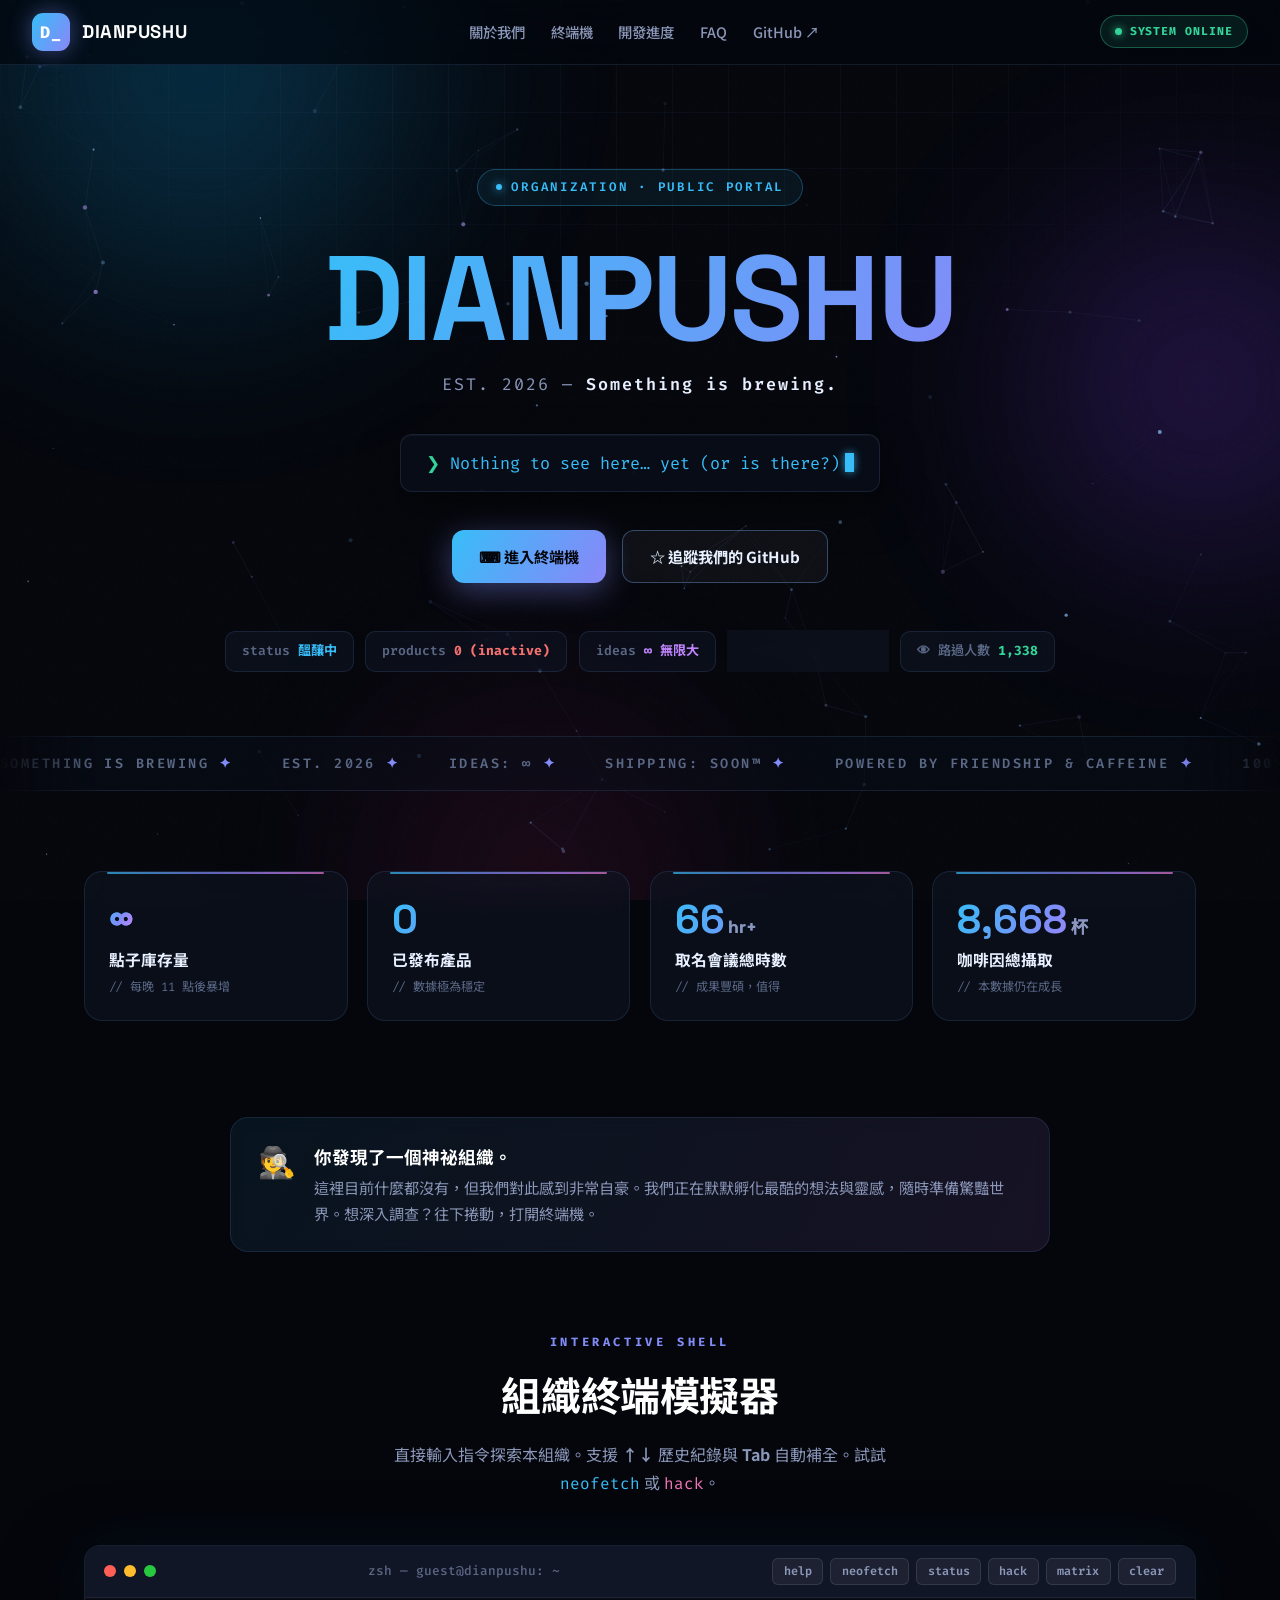
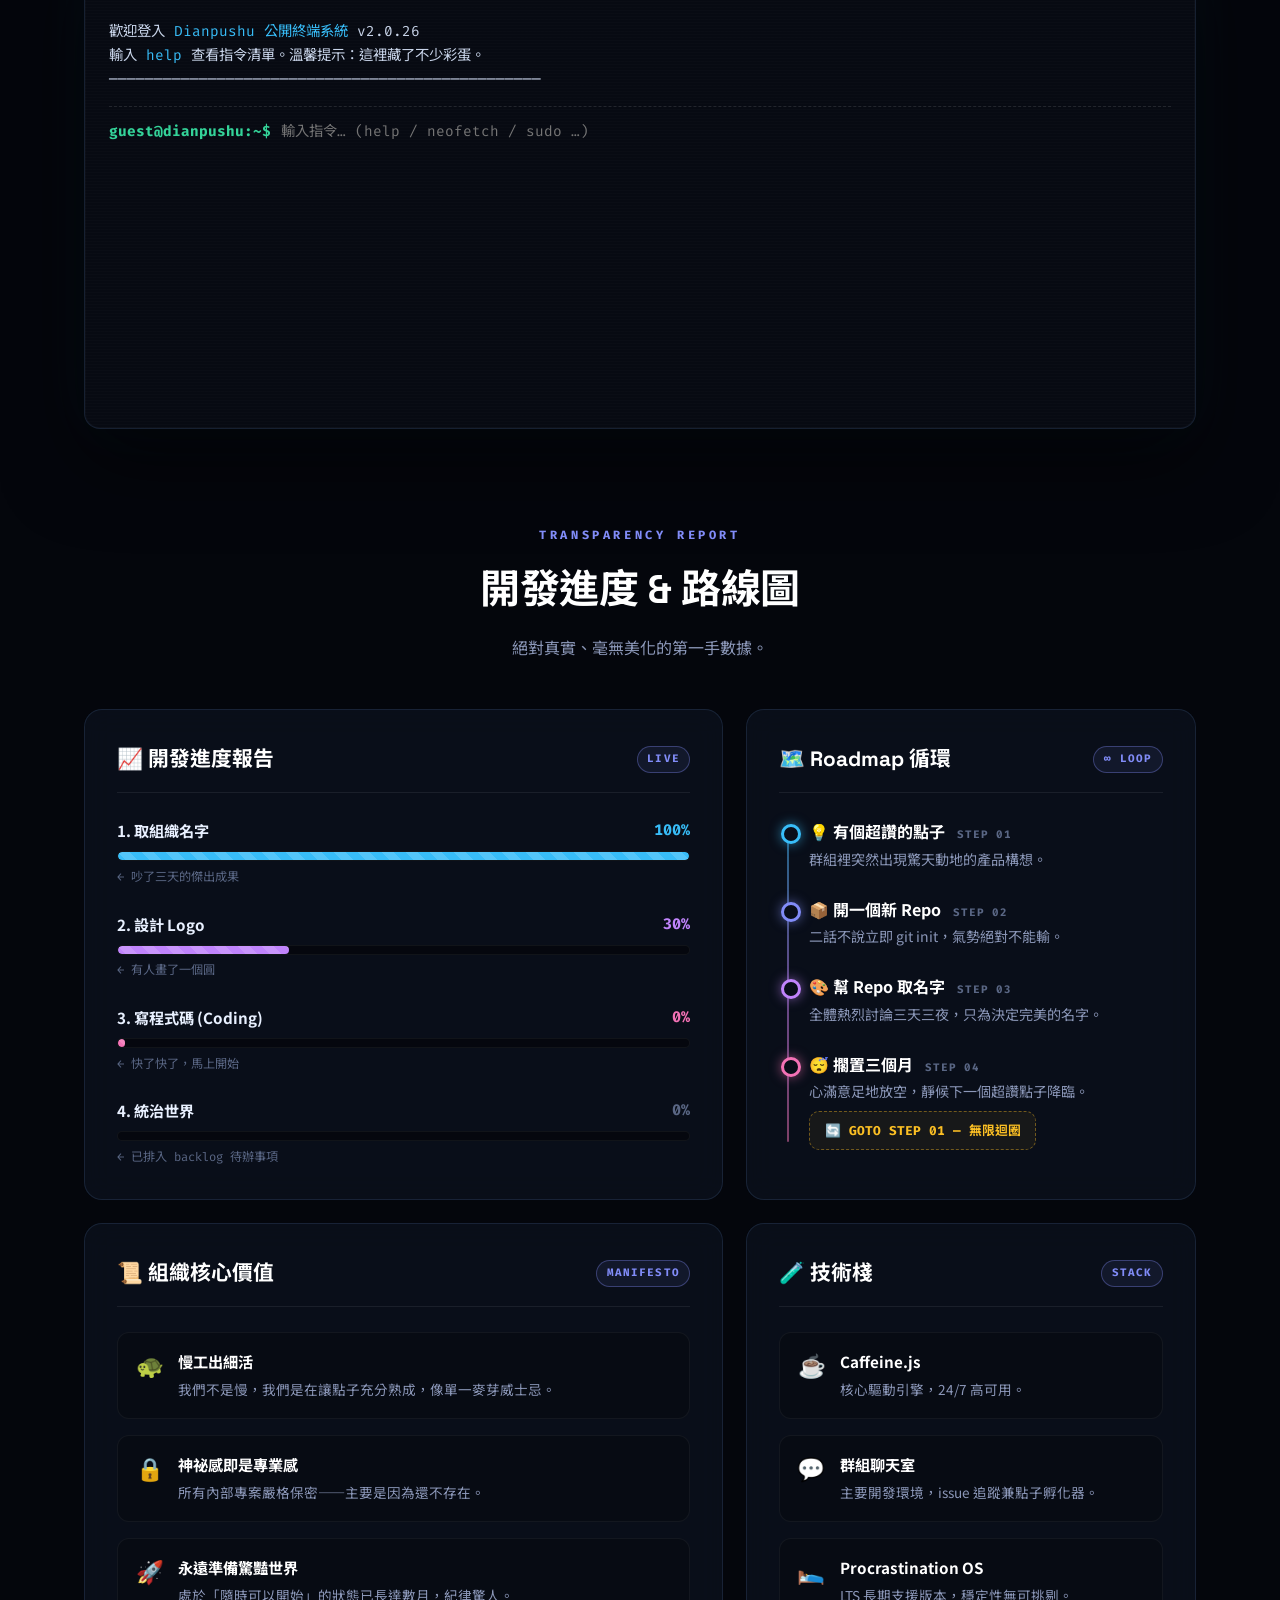
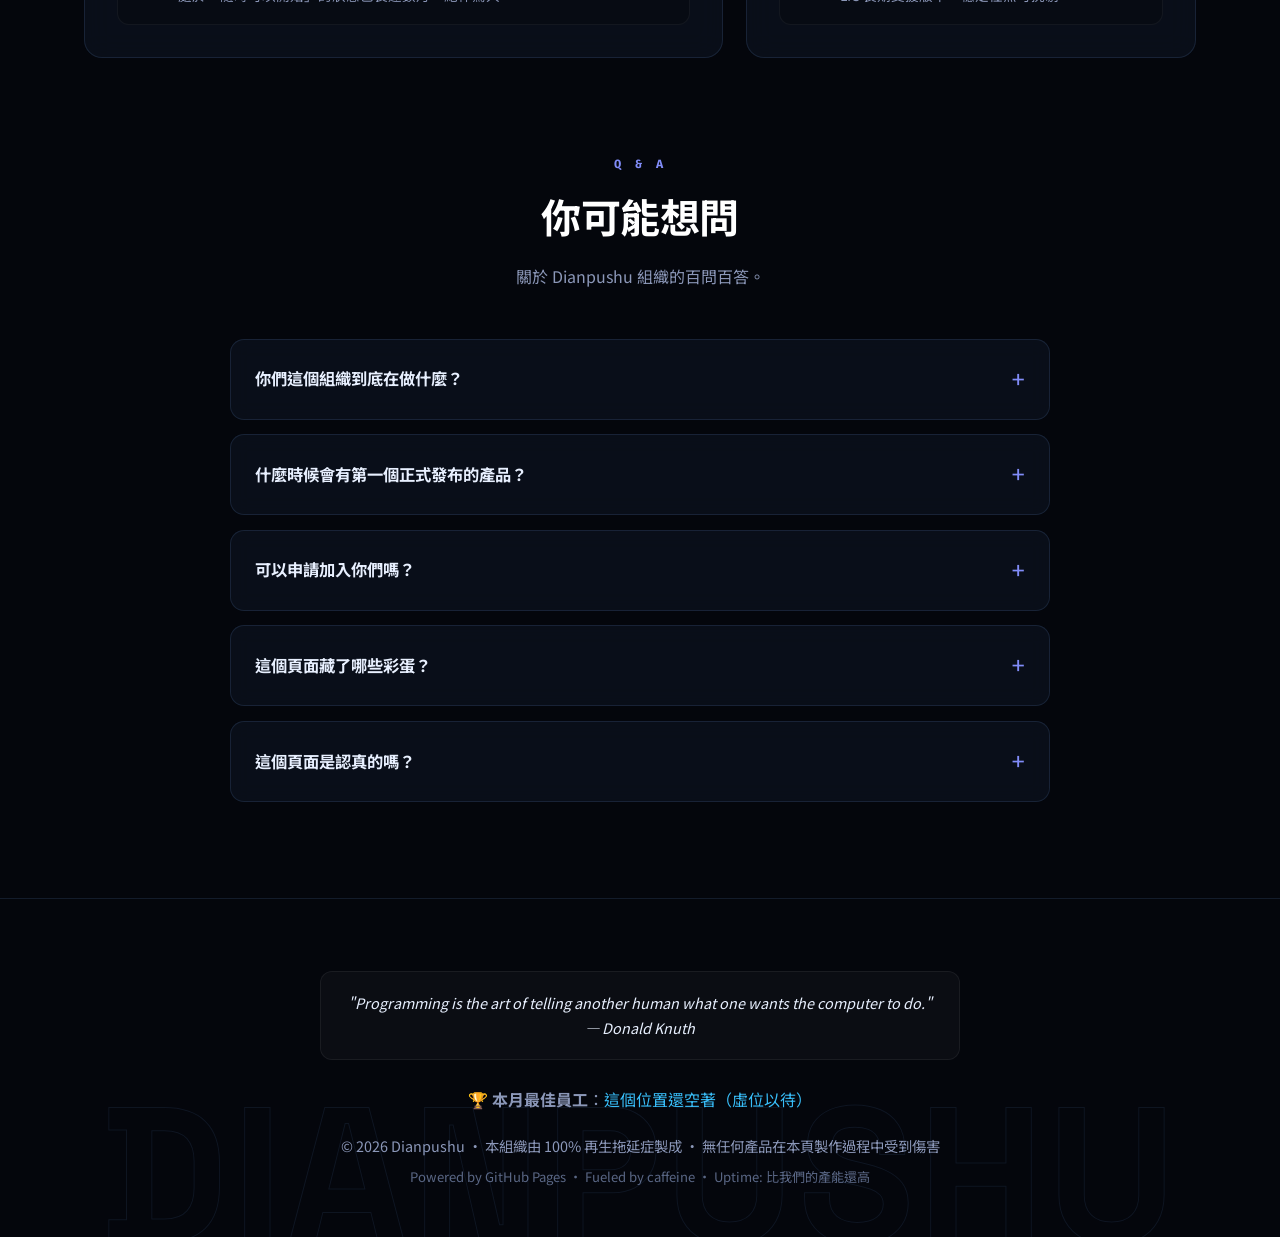
<file: index.html>
<!DOCTYPE html>
<html lang="zh-Hant">
<head>
  <meta charset="UTF-8">
  <meta name="viewport" content="width=device-width, initial-scale=1.0">
  <meta name="description" content="Dianpushu 組織公開首頁 — Something is brewing.">
  <meta name="theme-color" content="#05070d">
  <title>DIANPUSHU — Something is Brewing</title>
  <link rel="canonical" href="https://dianpushu.github.io/">

  <!-- Favicon -->
  <link rel="icon" type="image/svg+xml" href="/assets/favicon.svg">
  <link rel="icon" type="image/png" sizes="96x96" href="/assets/favicon-96.png">
  <link rel="apple-touch-icon" href="/assets/apple-touch-icon.png">

  <!-- Open Graph（Discord / Facebook / LINE 分享預覽） -->
  <meta property="og:type" content="website">
  <meta property="og:site_name" content="DIANPUSHU">
  <meta property="og:title" content="DIANPUSHU — Something is Brewing">
  <meta property="og:description" content="一個神祕組織的公開首頁。目前什麼都沒有，但我們對此感到非常自豪。">
  <meta property="og:url" content="https://dianpushu.github.io/">
  <meta property="og:image" content="https://dianpushu.github.io/assets/og-image.png">
  <meta property="og:image:width" content="1200">
  <meta property="og:image:height" content="630">
  <meta property="og:image:alt" content="DIANPUSHU — Est. 2026 — Something is brewing.">
  <meta property="og:locale" content="zh_TW">

  <!-- Twitter Card -->
  <meta name="twitter:card" content="summary_large_image">
  <meta name="twitter:title" content="DIANPUSHU — Something is Brewing">
  <meta name="twitter:description" content="一個神祕組織的公開首頁。目前什麼都沒有，但我們對此感到非常自豪。">
  <meta name="twitter:image" content="https://dianpushu.github.io/assets/og-image.png">
  <link rel="preconnect" href="https://fonts.googleapis.com">
  <link rel="preconnect" href="https://fonts.gstatic.com" crossorigin>
  <link href="https://fonts.googleapis.com/css2?family=Fira+Code:wght@400;500;600;700&family=Space+Grotesk:wght@400;500;600;700&family=Noto+Sans+TC:wght@400;500;700;900&display=swap" rel="stylesheet">
  <link rel="stylesheet" href="/assets/css/style.css">
</head>
<body>

  <!-- BOOT PRELOADER -->
  <div id="boot" aria-hidden="true">
    <div class="boot-inner">
      <div id="boot-lines"></div>
      <div class="boot-bar"><i></i></div>
    </div>
  </div>

  <!-- BACKGROUND LAYERS -->
  <div class="aurora" aria-hidden="true"><span class="a1"></span><span class="a2"></span><span class="a3"></span></div>
  <canvas id="stars" aria-hidden="true"></canvas>
  <div class="grid-overlay" aria-hidden="true"></div>
  <div class="noise" aria-hidden="true"></div>
  <canvas id="matrix" aria-hidden="true"></canvas>

  <div id="scroll-progress" aria-hidden="true"></div>

  <!-- NAV -->
  <nav class="top-bar">
    <a href="#" class="brand">
      <div class="brand-icon">D_</div>
      <span>DIANPUSHU</span>
    </a>
    <div class="nav-links">
      <a href="#whoami">關於我們</a>
      <a href="#terminal">終端機</a>
      <a href="#progress">開發進度</a>
      <a href="#faq">FAQ</a>
      <a href="https://github.com/Dianpushu" target="_blank" rel="noopener">GitHub ↗</a>
    </div>
    <div class="status-pill">
      <span class="status-dot"></span>
      <span>SYSTEM ONLINE</span>
    </div>
  </nav>

  <main>

    <!-- HERO -->
    <div class="container">
      <section class="hero" id="whoami">
        <div><span class="hero-eyebrow">Organization · Public Portal</span></div>
        <h1 class="hero-title" data-text="DIANPUSHU">DIANPUSHU</h1>
        <p class="hero-sub">EST. 2026 — <b>Something is brewing.</b></p>

        <div class="typing-box">
          <span class="prompt-sign">❯</span><span id="typing-text"></span><span class="cursor"></span>
        </div>

        <div class="hero-cta">
          <a class="btn btn-primary" href="#terminal">⌨ 進入終端機</a>
          <a class="btn btn-ghost" href="https://github.com/Dianpushu" target="_blank" rel="noopener">☆ 追蹤我們的 GitHub</a>
        </div>

        <div class="badges-bar">
          <div class="badge"><span class="badge-label">status</span><span class="badge-value v-cyan">醞釀中</span></div>
          <div class="badge"><span class="badge-label">products</span><span class="badge-value v-red">0 (inactive)</span></div>
          <div class="badge"><span class="badge-label">ideas</span><span class="badge-value v-violet">∞ 無限大</span></div>
          <div class="badge"><span class="badge-label">vibes</span><span class="badge-value v-pink">immaculate</span></div>
          <div class="badge" id="visitor-badge" style="cursor: pointer;" title="點擊為本頁增加熱度！">
            <span class="badge-label">👁 路過人數</span>
            <span class="badge-value v-green" id="visitor-count">1,337</span>
          </div>
        </div>
      </section>
    </div>

    <!-- MARQUEE -->
    <div class="marquee" aria-hidden="true">
      <div class="marquee-track" id="marquee-track">
        <span>Something is brewing <em>✦</em></span>
        <span>Est. 2026 <em>✦</em></span>
        <span>Ideas: ∞ <em>✦</em></span>
        <span>Shipping: Soon™ <em>✦</em></span>
        <span>Powered by friendship &amp; caffeine <em>✦</em></span>
        <span>100% certified procrastination <em>✦</em></span>
        <span>404 products found <em>✦</em></span>
      </div>
    </div>

    <div class="container">

      <!-- STATS -->
      <section class="stats-grid">
        <div class="stat-tile reveal">
          <div class="stat-value"><span class="infinity">∞</span></div>
          <div class="stat-label">點子庫存量</div>
          <div class="stat-note">// 每晚 11 點後暴增</div>
        </div>
        <div class="stat-tile reveal" style="transition-delay: 0.08s;">
          <div class="stat-value"><span data-count="0">0</span></div>
          <div class="stat-label">已發布產品</div>
          <div class="stat-note">// 數據極為穩定</div>
        </div>
        <div class="stat-tile reveal" style="transition-delay: 0.16s;">
          <div class="stat-value"><span data-count="72">0</span><span class="unit">hr+</span></div>
          <div class="stat-label">取名會議總時數</div>
          <div class="stat-note">// 成果豐碩，值得</div>
        </div>
        <div class="stat-tile reveal" style="transition-delay: 0.24s;">
          <div class="stat-value"><span data-count="9427">0</span><span class="unit">杯</span></div>
          <div class="stat-label">咖啡因總攝取</div>
          <div class="stat-note">// 本數據仍在成長</div>
        </div>
      </section>

      <!-- NOTICE -->
      <div class="notice-card reveal">
        <div class="notice-icon">🕵️</div>
        <div>
          <b>你發現了一個神祕組織。</b>
          <p>這裡目前什麼都沒有，但我們對此感到非常自豪。我們正在默默孵化最酷的想法與靈感，隨時準備驚豔世界。想深入調查？往下捲動，打開終端機。</p>
        </div>
      </div>

      <!-- TERMINAL -->
      <section class="terminal-section" id="terminal">
        <div class="section-header reveal">
          <div class="section-kicker">Interactive Shell</div>
          <h2 class="section-title">組織終端模擬器</h2>
          <p class="section-desc">直接輸入指令探索本組織。支援 <b>↑↓</b> 歷史紀錄與 <b>Tab</b> 自動補全。試試 <code style="font-family: var(--mono); color: var(--cyan);">neofetch</code> 或 <code style="font-family: var(--mono); color: var(--pink);">hack</code>。</p>
        </div>

        <div class="terminal-container reveal">
          <div class="terminal-header">
            <div class="terminal-dots">
              <span class="dot dot-red"></span><span class="dot dot-yellow"></span><span class="dot dot-green"></span>
            </div>
            <div class="terminal-title">zsh — guest@dianpushu: ~</div>
            <div class="terminal-quick-actions">
              <button class="cmd-btn" onclick="runCommand('help')">help</button>
              <button class="cmd-btn" onclick="runCommand('neofetch')">neofetch</button>
              <button class="cmd-btn" onclick="runCommand('status')">status</button>
              <button class="cmd-btn" onclick="runCommand('hack')">hack</button>
              <button class="cmd-btn" onclick="runCommand('matrix')">matrix</button>
              <button class="cmd-btn" onclick="runCommand('clear')">clear</button>
            </div>
          </div>

          <div class="terminal-body" id="terminal-body">
            <div class="terminal-output">歡迎登入 <span class="t-cyan">Dianpushu 公開終端系統</span> v2.0.26
輸入 <span class="t-cyan">help</span> 查看指令清單。溫馨提示：這裡藏了不少彩蛋。
────────────────────────────────────────────────</div>
            <div id="terminal-history"></div>
            <div class="terminal-input-row">
              <span class="prompt-label">guest@dianpushu:~$</span>
              <input type="text" id="terminal-input" placeholder="輸入指令… (help / neofetch / sudo …)" autocomplete="off" spellcheck="false" aria-label="終端機指令輸入" />
            </div>
          </div>
        </div>
      </section>

      <!-- BENTO: PROGRESS + ROADMAP + MANIFESTO -->
      <section id="progress">
        <div class="section-header reveal">
          <div class="section-kicker">Transparency Report</div>
          <h2 class="section-title">開發進度 &amp; 路線圖</h2>
          <p class="section-desc">絕對真實、毫無美化的第一手數據。</p>
        </div>

        <div class="bento">
          <!-- Progress card -->
          <div class="card card-7 reveal">
            <h3 class="card-title">📈 開發進度報告 <span class="chip">LIVE</span></h3>
            <div class="progress-list">
              <div class="progress-item">
                <div class="progress-header">
                  <span>1. 取組織名字</span><span class="pct t-cyan">100%</span>
                </div>
                <div class="progress-track"><div class="progress-fill" data-width="100%" style="background-color: var(--cyan);"></div></div>
                <div class="progress-note">← 吵了三天的傑出成果</div>
              </div>
              <div class="progress-item">
                <div class="progress-header">
                  <span>2. 設計 Logo</span><span class="pct t-violet">30%</span>
                </div>
                <div class="progress-track"><div class="progress-fill" data-width="30%" style="background-color: var(--violet);"></div></div>
                <div class="progress-note">← 有人畫了一個圓</div>
              </div>
              <div class="progress-item">
                <div class="progress-header">
                  <span>3. 寫程式碼 (Coding)</span><span class="pct t-pink">0%</span>
                </div>
                <div class="progress-track"><div class="progress-fill" data-width="1.2%" style="background-color: var(--pink);"></div></div>
                <div class="progress-note">← 快了快了，馬上開始</div>
              </div>
              <div class="progress-item">
                <div class="progress-header">
                  <span>4. 統治世界</span><span class="pct t-dim">0%</span>
                </div>
                <div class="progress-track"><div class="progress-fill" data-width="0%" style="background-color: var(--text-faint);"></div></div>
                <div class="progress-note">← 已排入 backlog 待辦事項</div>
              </div>
            </div>
          </div>

          <!-- Roadmap timeline -->
          <div class="card card-5 reveal" id="roadmap" style="transition-delay: 0.1s;">
            <h3 class="card-title">🗺️ Roadmap 循環 <span class="chip">∞ LOOP</span></h3>
            <div class="timeline">
              <div class="tl-step">
                <div class="tl-title">💡 有個超讚的點子 <span class="tl-tag">STEP 01</span></div>
                <div class="tl-desc">群組裡突然出現驚天動地的產品構想。</div>
              </div>
              <div class="tl-step">
                <div class="tl-title">📦 開一個新 Repo <span class="tl-tag">STEP 02</span></div>
                <div class="tl-desc">二話不說立即 git init，氣勢絕對不能輸。</div>
              </div>
              <div class="tl-step">
                <div class="tl-title">🎨 幫 Repo 取名字 <span class="tl-tag">STEP 03</span></div>
                <div class="tl-desc">全體熱烈討論三天三夜，只為決定完美的名字。</div>
              </div>
              <div class="tl-step">
                <div class="tl-title">😴 擱置三個月 <span class="tl-tag">STEP 04</span></div>
                <div class="tl-desc">心滿意足地放空，靜候下一個超讚點子降臨。</div>
                <div class="tl-loop"><span class="loop-icon">🔄</span> GOTO STEP 01 — 無限迴圈</div>
              </div>
            </div>
          </div>

          <!-- Manifesto card -->
          <div class="card card-7 reveal">
            <h3 class="card-title">📜 組織核心價值 <span class="chip">MANIFESTO</span></h3>
            <div class="manifesto-list">
              <div class="manifesto-item">
                <div class="manifesto-icon">🐢</div>
                <div><b>慢工出細活</b><span>我們不是慢，我們是在讓點子充分熟成，像單一麥芽威士忌。</span></div>
              </div>
              <div class="manifesto-item">
                <div class="manifesto-icon">🔒</div>
                <div><b>神祕感即是專業感</b><span>所有內部專案嚴格保密——主要是因為還不存在。</span></div>
              </div>
              <div class="manifesto-item">
                <div class="manifesto-icon">🚀</div>
                <div><b>永遠準備驚豔世界</b><span>處於「隨時可以開始」的狀態已長達數月，紀律驚人。</span></div>
              </div>
            </div>
          </div>

          <!-- Tech stack / recruiting card -->
          <div class="card card-5 reveal" style="transition-delay: 0.1s;">
            <h3 class="card-title">🧪 技術棧 <span class="chip">STACK</span></h3>
            <div class="manifesto-list">
              <div class="manifesto-item">
                <div class="manifesto-icon">☕</div>
                <div><b>Caffeine.js</b><span>核心驅動引擎，24/7 高可用。</span></div>
              </div>
              <div class="manifesto-item">
                <div class="manifesto-icon">💬</div>
                <div><b>群組聊天室</b><span>主要開發環境，issue 追蹤兼點子孵化器。</span></div>
              </div>
              <div class="manifesto-item">
                <div class="manifesto-icon">🛌</div>
                <div><b>Procrastination OS</b><span>LTS 長期支援版本，穩定性無可挑剔。</span></div>
              </div>
            </div>
          </div>
        </div>
      </section>

      <!-- FAQ -->
      <section class="faq-section" id="faq">
        <div class="section-header reveal">
          <div class="section-kicker">Q &amp; A</div>
          <h2 class="section-title">你可能想問</h2>
          <p class="section-desc">關於 Dianpushu 組織的百問百答。</p>
        </div>

        <div class="faq-container reveal">
          <details class="faq-item">
            <summary class="faq-question">你們這個組織到底在做什麼？</summary>
            <div class="faq-answer">好問題。其實我們自己也很想知道。目前我們正專注於把極具潛力的創意無限期保存在構想階段——這是一門被嚴重低估的藝術。</div>
          </details>
          <details class="faq-item">
            <summary class="faq-question">什麼時候會有第一個正式發布的產品？</summary>
            <div class="faq-answer">Soon™（此商標不構成任何具體時程承諾，實際釋出日期請以平行宇宙的版本為準）。</div>
          </details>
          <details class="faq-item">
            <summary class="faq-question">可以申請加入你們嗎？</summary>
            <div class="faq-answer">我們完全感受得到你的誠意與熱情！等我們想起來我們要幹嘛、並且寫好專案架構之後，就隨時輪到你了。在那之前，歡迎先在 GitHub 按個 follow 表達心意。</div>
          </details>
          <details class="faq-item">
            <summary class="faq-question">這個頁面藏了哪些彩蛋？</summary>
            <div class="faq-answer">終端機裡試試 <span class="t-cyan">sudo</span>、<span class="t-cyan">hack</span>、<span class="t-cyan">matrix</span>、<span class="t-cyan">coffee</span>、<span class="t-cyan">neofetch</span>。另外，聽說有一組傳說中的按鍵秘技（↑↑↓↓←→←→BA）……</div>
          </details>
          <details class="faq-item">
            <summary class="faq-question">這個頁面是認真的嗎？</summary>
            <div class="faq-answer">我們對於「不認真」及「幽默感」這兩件事，抱持著絕對 100% 認真且專業的態度。</div>
          </details>
        </div>
      </section>

    </div>
  </main>

  <!-- FOOTER -->
  <footer>
    <div class="footer-watermark" aria-hidden="true">DIANPUSHU</div>
    <div class="footer-quote" id="dev-quote">
      "Programming is the art of telling another human what one wants the computer to do." — Donald Knuth
    </div>
    <div class="footer-award">🏆 <strong>本月最佳員工</strong>：<span class="t-cyan">這個位置還空著（虛位以待）</span></div>
    <p>© 2026 Dianpushu · 本組織由 100% 再生拖延症製成 · 無任何產品在本頁製作過程中受到傷害</p>
    <p class="footer-fineprint">Powered by GitHub Pages · Fueled by caffeine · Uptime: 比我們的產能還高</p>
  </footer>

  <div id="toast" role="status"></div>

  <script src="/assets/js/main.js"></script>
</body>
</html>
</file>
<file: assets/css/style.css>
/* ============================================================
   DESIGN TOKENS
============================================================ */
:root {
  --bg-0: #04060c;
  --bg-1: #090e1a;
  --bg-2: #0d1424;
  --card: rgba(15, 22, 38, 0.55);
  --card-solid: #0d1424;
  --line: rgba(125, 180, 255, 0.13);
  --line-strong: rgba(125, 180, 255, 0.35);
  --text: #e8f0ff;
  --text-dim: #8b97b8;
  --text-faint: #5a6785;
  --cyan: #38bdf8;
  --indigo: #818cf8;
  --violet: #c084fc;
  --pink: #f472b6;
  --green: #34d399;
  --amber: #fbbf24;
  --red: #f87171;
  --grad: linear-gradient(120deg, #38bdf8 0%, #818cf8 45%, #c084fc 80%, #f472b6 110%);
  --sans: 'Noto Sans TC', 'Space Grotesk', -apple-system, BlinkMacSystemFont, sans-serif;
  --display: 'Space Grotesk', 'Noto Sans TC', sans-serif;
  --mono: 'Fira Code', 'Noto Sans TC', monospace;
  --ease: cubic-bezier(0.22, 1, 0.36, 1);
  --radius: 18px;
}

* { box-sizing: border-box; margin: 0; padding: 0; }

::selection { background: rgba(129, 140, 248, 0.45); color: #fff; }

html { scroll-behavior: smooth; }

body {
  background: var(--bg-0);
  color: var(--text);
  font-family: var(--sans);
  line-height: 1.7;
  overflow-x: hidden;
  min-height: 100vh;
}

/* Custom scrollbar */
::-webkit-scrollbar { width: 10px; height: 10px; }
::-webkit-scrollbar-track { background: var(--bg-0); }
::-webkit-scrollbar-thumb {
  background: linear-gradient(180deg, #1e2c4a, #16203a);
  border-radius: 8px;
  border: 2px solid var(--bg-0);
}
::-webkit-scrollbar-thumb:hover { background: #2a3b60; }

/* ============================================================
   BOOT PRELOADER
============================================================ */
#boot {
  position: fixed; inset: 0; z-index: 9999;
  background: var(--bg-0);
  display: flex; align-items: center; justify-content: center;
  transition: opacity 0.6s ease, visibility 0.6s;
}
#boot.done { opacity: 0; visibility: hidden; pointer-events: none; }
.boot-inner {
  font-family: var(--mono);
  font-size: clamp(0.72rem, 2.4vw, 0.92rem);
  color: var(--text-dim);
  width: min(560px, 88vw);
}
.boot-line { opacity: 0; transform: translateY(4px); animation: boot-in 0.25s forwards; white-space: pre-wrap; }
.boot-line .ok { color: var(--green); font-weight: 700; }
.boot-line .warn { color: var(--amber); font-weight: 700; }
.boot-line .max { color: var(--cyan); font-weight: 700; }
@keyframes boot-in { to { opacity: 1; transform: none; } }
.boot-bar {
  margin-top: 1rem; height: 3px; border-radius: 3px;
  background: rgba(255,255,255,0.07); overflow: hidden;
}
.boot-bar i {
  display: block; height: 100%; width: 0%;
  background: var(--grad);
  animation: boot-fill 1.5s var(--ease) forwards;
}
@keyframes boot-fill { to { width: 100%; } }

/* ============================================================
   BACKGROUND LAYERS
============================================================ */
#stars {
  position: fixed; inset: 0; z-index: 0;
  width: 100vw; height: 100vh; pointer-events: none;
}
.aurora {
  position: fixed; inset: 0; z-index: 0; pointer-events: none;
  overflow: hidden;
}
.aurora span {
  position: absolute; border-radius: 50%;
  filter: blur(90px); opacity: 0.32;
  animation: drift 26s ease-in-out infinite alternate;
}
.aurora .a1 { width: 55vw; height: 55vw; top: -22vw; left: -12vw; background: radial-gradient(circle, #0ea5e9, transparent 65%); }
.aurora .a2 { width: 44vw; height: 44vw; top: 8vw; right: -16vw; background: radial-gradient(circle, #7c3aed, transparent 65%); animation-delay: -8s; }
.aurora .a3 { width: 40vw; height: 40vw; bottom: -18vw; left: 22vw; background: radial-gradient(circle, #db2777, transparent 68%); opacity: 0.16; animation-delay: -16s; }
@keyframes drift {
  from { transform: translate3d(0, 0, 0) scale(1); }
  to   { transform: translate3d(4vw, 3vw, 0) scale(1.12); }
}
.grid-overlay {
  position: fixed; inset: 0; z-index: 0; pointer-events: none;
  background-image:
    linear-gradient(rgba(125,180,255,0.045) 1px, transparent 1px),
    linear-gradient(90deg, rgba(125,180,255,0.045) 1px, transparent 1px);
  background-size: 56px 56px;
  mask-image: radial-gradient(ellipse 90% 60% at 50% 0%, #000 30%, transparent 75%);
  -webkit-mask-image: radial-gradient(ellipse 90% 60% at 50% 0%, #000 30%, transparent 75%);
}
.noise {
  position: fixed; inset: 0; z-index: 1; pointer-events: none; opacity: 0.5;
  background-image: url("data:image/svg+xml,%3Csvg xmlns='http://www.w3.org/2000/svg' width='120' height='120'%3E%3Cfilter id='n'%3E%3CfeTurbulence type='fractalNoise' baseFrequency='0.9' numOctaves='2' stitchTiles='stitch'/%3E%3CfeColorMatrix type='saturate' values='0'/%3E%3C/filter%3E%3Crect width='100%25' height='100%25' filter='url(%23n)' opacity='0.05'/%3E%3C/svg%3E");
}
#matrix {
  position: fixed; inset: 0; z-index: 9000; pointer-events: none;
  opacity: 0; transition: opacity 0.5s;
}
#matrix.on { opacity: 1; }

/* ============================================================
   SCROLL PROGRESS + NAV
============================================================ */
#scroll-progress {
  position: fixed; top: 0; left: 0; height: 2px; width: 0%;
  background: var(--grad); z-index: 300;
  box-shadow: 0 0 12px rgba(129, 140, 248, 0.8);
}
.top-bar {
  position: sticky; top: 0; z-index: 200;
  background: rgba(4, 6, 12, 0.7);
  backdrop-filter: blur(16px) saturate(1.4);
  -webkit-backdrop-filter: blur(16px) saturate(1.4);
  border-bottom: 1px solid var(--line);
  padding: 0.8rem 2rem;
  display: flex; justify-content: space-between; align-items: center;
}
.brand {
  display: flex; align-items: center; gap: 0.75rem;
  font-family: var(--display); font-weight: 700; font-size: 1.15rem;
  letter-spacing: 0.04em; color: #fff; text-decoration: none;
}
.brand-icon {
  width: 38px; height: 38px; border-radius: 11px;
  display: grid; place-items: center;
  font-family: var(--mono); font-weight: 700; font-size: 1.05rem; color: #fff;
  background: var(--grad);
  background-size: 200% 200%;
  animation: grad-shift 6s ease infinite;
  box-shadow: 0 0 22px rgba(129, 140, 248, 0.45);
}
@keyframes grad-shift {
  0%, 100% { background-position: 0% 50%; }
  50% { background-position: 100% 50%; }
}
.nav-links { display: flex; gap: 1.6rem; align-items: center; }
.nav-links a {
  color: var(--text-dim); text-decoration: none;
  font-size: 0.9rem; font-weight: 500;
  transition: color 0.25s;
  position: relative;
}
.nav-links a::after {
  content: ''; position: absolute; left: 0; bottom: -5px;
  width: 100%; height: 1.5px; background: var(--grad);
  transform: scaleX(0); transform-origin: left;
  transition: transform 0.3s var(--ease);
}
.nav-links a:hover { color: #fff; }
.nav-links a:hover::after { transform: scaleX(1); }
.status-pill {
  padding: 0.35rem 0.9rem; border-radius: 999px;
  font-size: 0.72rem; font-family: var(--mono); font-weight: 700;
  letter-spacing: 0.08em;
  background: rgba(52, 211, 153, 0.1); color: var(--green);
  border: 1px solid rgba(52, 211, 153, 0.35);
  display: flex; align-items: center; gap: 0.45rem;
}
.status-dot {
  width: 7px; height: 7px; background: var(--green); border-radius: 50%;
  box-shadow: 0 0 8px var(--green);
  animation: pulse-dot 1.8s infinite;
}
@keyframes pulse-dot {
  0%, 100% { opacity: 1; transform: scale(1); }
  50% { opacity: 0.4; transform: scale(1.35); }
}

/* ============================================================
   LAYOUT
============================================================ */
.container {
  max-width: 1160px; margin: 0 auto;
  padding: 0 1.5rem;
  position: relative; z-index: 2;
}
section { position: relative; }

.reveal { opacity: 0; transform: translateY(28px); transition: opacity 0.8s var(--ease), transform 0.8s var(--ease); }
.reveal.in { opacity: 1; transform: none; }

/* ============================================================
   HERO
============================================================ */
.hero {
  text-align: center;
  padding: 6.5rem 1rem 4rem;
}
.hero-eyebrow {
  display: inline-flex; align-items: center; gap: 0.6rem;
  font-family: var(--mono); font-size: 0.78rem; font-weight: 600;
  letter-spacing: 0.22em; text-transform: uppercase;
  color: var(--cyan);
  border: 1px solid rgba(56, 189, 248, 0.3);
  background: rgba(56, 189, 248, 0.07);
  padding: 0.45rem 1.1rem; border-radius: 999px;
  margin-bottom: 2rem;
}
.hero-eyebrow::before {
  content: ''; width: 6px; height: 6px; border-radius: 50%;
  background: var(--cyan); box-shadow: 0 0 10px var(--cyan);
  animation: pulse-dot 1.8s infinite;
}
.hero-title {
  font-family: var(--display);
  font-size: clamp(3.2rem, 11vw, 7.5rem);
  font-weight: 700;
  letter-spacing: -0.02em;
  line-height: 1.02;
  position: relative;
  display: inline-block;
  background: var(--grad);
  background-size: 220% 220%;
  -webkit-background-clip: text;
  background-clip: text;
  -webkit-text-fill-color: transparent;
  animation: grad-shift 7s ease infinite;
  margin-bottom: 0.6rem;
}
/* glitch slices */
.hero-title::before, .hero-title::after {
  content: attr(data-text);
  position: absolute; inset: 0;
  -webkit-text-fill-color: initial;
  background: none;
  opacity: 0;
  pointer-events: none;
}
.hero-title::before { color: var(--cyan); animation: glitch-a 7s infinite steps(1); }
.hero-title::after  { color: var(--pink); animation: glitch-b 7s infinite steps(1); }
@keyframes glitch-a {
  0%, 92%, 100% { opacity: 0; transform: none; clip-path: inset(0 0 0 0); }
  93% { opacity: 0.75; transform: translate(-5px, 2px); clip-path: inset(12% 0 60% 0); }
  94.5% { opacity: 0.75; transform: translate(4px, -2px); clip-path: inset(58% 0 8% 0); }
  96% { opacity: 0; }
}
@keyframes glitch-b {
  0%, 92.5%, 100% { opacity: 0; transform: none; clip-path: inset(0 0 0 0); }
  93.5% { opacity: 0.75; transform: translate(5px, -2px); clip-path: inset(64% 0 4% 0); }
  95% { opacity: 0.75; transform: translate(-4px, 2px); clip-path: inset(6% 0 70% 0); }
  96.5% { opacity: 0; }
}
.hero-sub {
  font-family: var(--mono);
  font-size: clamp(0.85rem, 2.4vw, 1.05rem);
  color: var(--text-dim);
  letter-spacing: 0.12em;
  margin-bottom: 2.2rem;
}
.hero-sub b { color: var(--text); font-weight: 600; }

.typing-box {
  display: inline-flex; align-items: center;
  background: rgba(9, 14, 26, 0.8);
  border: 1px solid var(--line);
  padding: 0.85rem 1.6rem; border-radius: 12px;
  font-family: var(--mono);
  font-size: clamp(0.85rem, 2.6vw, 1.05rem);
  color: var(--cyan);
  margin-bottom: 2.4rem;
  box-shadow: 0 18px 45px rgba(0, 0, 0, 0.45), inset 0 1px 0 rgba(255,255,255,0.04);
  min-height: 52px;
  max-width: 92vw;
}
.typing-box .prompt-sign { color: var(--green); margin-right: 0.6rem; user-select: none; }
.cursor {
  display: inline-block; width: 9px; height: 1.15em;
  background: var(--cyan); margin-left: 5px;
  vertical-align: text-bottom;
  animation: blink 1.05s steps(1) infinite;
  box-shadow: 0 0 8px rgba(56,189,248,0.8);
}
@keyframes blink { 0%, 49% { opacity: 1; } 50%, 100% { opacity: 0; } }

.hero-cta { display: flex; gap: 1rem; justify-content: center; flex-wrap: wrap; margin-bottom: 3rem; }
.btn {
  position: relative;
  display: inline-flex; align-items: center; gap: 0.55rem;
  padding: 0.8rem 1.7rem; border-radius: 12px;
  font-family: var(--sans); font-weight: 700; font-size: 0.95rem;
  text-decoration: none; cursor: pointer; border: none;
  transition: transform 0.25s var(--ease), box-shadow 0.25s var(--ease);
}
.btn:active { transform: scale(0.97); }
.btn-primary {
  color: #04060c;
  background: var(--grad);
  background-size: 200% 200%;
  animation: grad-shift 6s ease infinite;
  box-shadow: 0 8px 30px rgba(129, 140, 248, 0.4);
}
.btn-primary:hover { transform: translateY(-3px); box-shadow: 0 14px 40px rgba(129, 140, 248, 0.55); }
.btn-ghost {
  color: var(--text);
  background: rgba(255,255,255,0.04);
  border: 1px solid var(--line-strong);
}
.btn-ghost:hover { transform: translateY(-3px); background: rgba(255,255,255,0.08); }

.badges-bar { display: flex; flex-wrap: wrap; justify-content: center; gap: 0.7rem; }
.badge {
  display: inline-flex; align-items: center; gap: 0.5rem;
  padding: 0.5rem 1rem; border-radius: 10px;
  font-family: var(--mono); font-size: 0.82rem; font-weight: 600;
  background: var(--card);
  border: 1px solid var(--line);
  backdrop-filter: blur(10px);
  -webkit-backdrop-filter: blur(10px);
  transition: transform 0.25s var(--ease), border-color 0.25s, box-shadow 0.25s;
  cursor: default;
}
.badge:hover { transform: translateY(-3px); border-color: var(--line-strong); box-shadow: 0 8px 24px rgba(0,0,0,0.35); }
.badge-label { color: var(--text-faint); }
.badge-value { font-weight: 700; }
.v-cyan { color: var(--cyan); } .v-violet { color: var(--violet); }
.v-pink { color: var(--pink); } .v-red { color: var(--red); }
.v-green { color: var(--green); } .v-amber { color: var(--amber); }

/* ============================================================
   MARQUEE
============================================================ */
.marquee {
  border-top: 1px solid var(--line);
  border-bottom: 1px solid var(--line);
  background: rgba(9, 14, 26, 0.5);
  overflow: hidden;
  padding: 0.95rem 0;
  margin-bottom: 5rem;
  position: relative; z-index: 2;
  mask-image: linear-gradient(90deg, transparent, #000 8%, #000 92%, transparent);
  -webkit-mask-image: linear-gradient(90deg, transparent, #000 8%, #000 92%, transparent);
}
.marquee-track {
  display: flex; gap: 3rem; width: max-content;
  animation: marquee 30s linear infinite;
  font-family: var(--mono); font-size: 0.85rem; font-weight: 600;
  letter-spacing: 0.18em; text-transform: uppercase;
  color: var(--text-faint); white-space: nowrap;
}
.marquee:hover .marquee-track { animation-play-state: paused; }
.marquee-track em { font-style: normal; color: var(--indigo); }
@keyframes marquee { to { transform: translateX(-50%); } }

/* ============================================================
   STATS
============================================================ */
.stats-grid {
  display: grid;
  grid-template-columns: repeat(auto-fit, minmax(220px, 1fr));
  gap: 1.2rem;
  margin-bottom: 6rem;
}
.stat-tile {
  position: relative; overflow: hidden;
  background: var(--card);
  border: 1px solid var(--line);
  border-radius: var(--radius);
  padding: 1.6rem 1.5rem 1.4rem;
  backdrop-filter: blur(12px);
  -webkit-backdrop-filter: blur(12px);
  transition: transform 0.3s var(--ease), border-color 0.3s;
}
.stat-tile:hover { transform: translateY(-5px); border-color: var(--line-strong); }
.stat-tile::after {
  content: ''; position: absolute; top: 0; left: 1.4rem; right: 1.4rem; height: 2px;
  background: var(--grad); border-radius: 2px; opacity: 0.7;
}
.stat-value {
  font-family: var(--display);
  font-size: 2.5rem; font-weight: 700; line-height: 1.1;
  background: var(--grad);
  -webkit-background-clip: text; background-clip: text;
  -webkit-text-fill-color: transparent;
  display: flex; align-items: baseline; gap: 0.2rem;
}
.stat-value .unit { font-size: 1.1rem; color: var(--text-dim); -webkit-text-fill-color: var(--text-dim); }
.stat-label { font-weight: 700; margin-top: 0.35rem; font-size: 0.98rem; }
.stat-note { font-family: var(--mono); font-size: 0.76rem; color: var(--text-faint); margin-top: 0.15rem; }
.infinity {
  display: inline-block;
  background: var(--grad);
  -webkit-background-clip: text; background-clip: text;
  -webkit-text-fill-color: transparent;
  animation: infinity-pulse 2.4s ease-in-out infinite;
}
@keyframes infinity-pulse { 0%, 100% { transform: scale(1); } 50% { transform: scale(1.18); } }

/* ============================================================
   SECTION HEADERS
============================================================ */
.section-header { text-align: center; margin-bottom: 3rem; }
.section-kicker {
  font-family: var(--mono); font-size: 0.75rem; font-weight: 700;
  letter-spacing: 0.3em; text-transform: uppercase;
  color: var(--indigo); margin-bottom: 0.7rem;
}
.section-title {
  font-family: var(--display);
  font-size: clamp(1.7rem, 5vw, 2.5rem); font-weight: 700;
  letter-spacing: -0.01em; margin-bottom: 0.6rem; color: #fff;
}
.section-desc { color: var(--text-dim); font-size: 1rem; max-width: 560px; margin: 0 auto; }

/* ============================================================
   TERMINAL
============================================================ */
.terminal-section { margin-bottom: 6rem; }
.terminal-container {
  background: rgba(8, 11, 20, 0.92);
  border: 1px solid var(--line);
  border-radius: 16px;
  overflow: hidden;
  box-shadow: 0 30px 80px rgba(0, 0, 0, 0.6), 0 0 0 1px rgba(255,255,255,0.02) inset,
              0 0 60px rgba(56, 189, 248, 0.06);
}
.terminal-header {
  background: rgba(18, 24, 40, 0.9);
  padding: 0.75rem 1.2rem;
  display: flex; align-items: center; justify-content: space-between;
  gap: 1rem; flex-wrap: wrap;
  border-bottom: 1px solid rgba(255, 255, 255, 0.06);
}
.terminal-dots { display: flex; gap: 8px; }
.dot { width: 12px; height: 12px; border-radius: 50%; }
.dot-red { background: #ff5f56; } .dot-yellow { background: #ffbd2e; } .dot-green { background: #27c93f; }
.terminal-title {
  font-family: var(--mono); font-size: 0.8rem;
  color: var(--text-faint); font-weight: 500;
}
.terminal-quick-actions { display: flex; gap: 0.45rem; flex-wrap: wrap; }
.cmd-btn {
  background: rgba(255, 255, 255, 0.05);
  border: 1px solid rgba(255, 255, 255, 0.1);
  color: var(--text-dim);
  padding: 0.28rem 0.65rem; border-radius: 6px;
  font-family: var(--mono); font-size: 0.74rem; font-weight: 600;
  cursor: pointer; transition: all 0.2s;
}
.cmd-btn:hover {
  background: var(--cyan); color: #04060c; border-color: var(--cyan);
  box-shadow: 0 0 14px rgba(56, 189, 248, 0.5);
}
.terminal-body {
  padding: 1.4rem 1.5rem;
  font-family: var(--mono);
  font-size: 0.9rem;
  height: 430px;
  overflow-y: auto;
  color: #c9d5ea;
  background:
    repeating-linear-gradient(0deg, rgba(255,255,255,0.012) 0 1px, transparent 1px 3px);
}
.terminal-output { margin-bottom: 0.9rem; white-space: pre-wrap; word-break: break-word; line-height: 1.65; }
.cmd-line { color: var(--cyan); font-weight: 700; margin-top: 0.7rem; }
.terminal-input-row {
  display: flex; align-items: center; gap: 0.6rem;
  margin-top: 0.8rem; padding-top: 0.8rem;
  border-top: 1px dashed rgba(255, 255, 255, 0.1);
}
.prompt-label { color: var(--green); font-weight: 700; user-select: none; }
#terminal-input {
  flex: 1; background: transparent; border: none;
  color: #fff; font-family: var(--mono); font-size: 0.9rem;
  outline: none; caret-color: var(--cyan);
}
.t-cyan { color: var(--cyan); } .t-violet { color: var(--violet); }
.t-pink { color: var(--pink); } .t-green { color: var(--green); }
.t-amber { color: var(--amber); } .t-red { color: var(--red); }
.t-dim { color: var(--text-faint); }

/* ============================================================
   BENTO CARDS (progress + roadmap)
============================================================ */
.bento {
  display: grid;
  grid-template-columns: repeat(12, 1fr);
  gap: 1.4rem;
  margin-bottom: 6rem;
}
.card {
  position: relative;
  background: var(--card);
  border: 1px solid var(--line);
  border-radius: var(--radius);
  padding: 2rem;
  backdrop-filter: blur(14px);
  -webkit-backdrop-filter: blur(14px);
  transition: transform 0.35s var(--ease), border-color 0.35s, box-shadow 0.35s;
  overflow: hidden;
}
.card::before {
  content: ''; position: absolute; inset: 0; border-radius: inherit;
  background: radial-gradient(480px circle at var(--mx, 50%) var(--my, 50%), rgba(129, 140, 248, 0.1), transparent 55%);
  opacity: 0; transition: opacity 0.4s; pointer-events: none;
}
.card:hover::before { opacity: 1; }
.card:hover { border-color: var(--line-strong); transform: translateY(-4px); box-shadow: 0 22px 60px rgba(0,0,0,0.45); }
.card-7 { grid-column: span 7; }
.card-5 { grid-column: span 5; }
.card-title {
  font-family: var(--display);
  font-size: 1.3rem; font-weight: 700; color: #fff;
  margin-bottom: 1.6rem;
  display: flex; align-items: center; gap: 0.6rem;
  padding-bottom: 0.9rem;
  border-bottom: 1px solid rgba(255, 255, 255, 0.07);
}
.card-title .chip {
  margin-left: auto;
  font-family: var(--mono); font-size: 0.68rem; font-weight: 700;
  letter-spacing: 0.1em; color: var(--indigo);
  border: 1px solid rgba(129, 140, 248, 0.35);
  background: rgba(129, 140, 248, 0.08);
  padding: 0.2rem 0.6rem; border-radius: 999px;
}

/* Progress bars */
.progress-list { display: flex; flex-direction: column; gap: 1.5rem; }
.progress-header {
  display: flex; justify-content: space-between; align-items: center;
  font-size: 0.95rem; font-weight: 700; margin-bottom: 0.45rem;
}
.progress-header .pct { font-family: var(--mono); }
.progress-track {
  width: 100%; height: 10px;
  background: rgba(0, 0, 0, 0.45);
  border-radius: 6px; overflow: hidden;
  border: 1px solid rgba(255, 255, 255, 0.05);
}
.progress-fill {
  height: 100%; width: 0; border-radius: 6px;
  transition: width 1.4s var(--ease);
  background-size: 24px 24px;
  background-image: linear-gradient(45deg, rgba(255,255,255,0.14) 25%, transparent 25%, transparent 50%, rgba(255,255,255,0.14) 50%, rgba(255,255,255,0.14) 75%, transparent 75%);
  animation: stripes 1.2s linear infinite;
}
@keyframes stripes { to { background-position: 24px 0; } }
.progress-note { font-family: var(--mono); font-size: 0.76rem; color: var(--text-faint); margin-top: 0.35rem; }

/* Roadmap timeline */
.timeline { position: relative; padding-left: 1.9rem; display: flex; flex-direction: column; gap: 1.5rem; }
.timeline::before {
  content: ''; position: absolute; left: 8px; top: 8px; bottom: 8px; width: 2px;
  background: linear-gradient(180deg, var(--cyan), var(--violet), var(--pink));
  opacity: 0.5; border-radius: 2px;
}
.tl-step { position: relative; }
.tl-step::before {
  content: ''; position: absolute; left: -1.9rem; top: 6px;
  width: 14px; height: 14px; border-radius: 50%;
  background: var(--bg-1);
  border: 3px solid var(--cyan);
  box-shadow: 0 0 12px rgba(56, 189, 248, 0.6);
  margin-left: 2px;
}
.tl-step:nth-child(2)::before { border-color: var(--indigo); box-shadow: 0 0 12px rgba(129,140,248,0.6); }
.tl-step:nth-child(3)::before { border-color: var(--violet); box-shadow: 0 0 12px rgba(192,132,252,0.6); }
.tl-step:nth-child(4)::before { border-color: var(--pink); box-shadow: 0 0 12px rgba(244,114,182,0.6); }
.tl-title { font-weight: 700; color: #fff; font-size: 1rem; }
.tl-title .tl-tag {
  font-family: var(--mono); font-size: 0.68rem; font-weight: 700;
  color: var(--text-faint); margin-left: 0.5rem; letter-spacing: 0.08em;
}
.tl-desc { color: var(--text-dim); font-size: 0.88rem; margin-top: 0.15rem; }
.tl-loop {
  margin-top: 0.4rem;
  font-family: var(--mono); font-size: 0.8rem; font-weight: 700;
  color: var(--amber);
  display: inline-flex; align-items: center; gap: 0.5rem;
  border: 1px dashed rgba(251, 191, 36, 0.4);
  background: rgba(251, 191, 36, 0.06);
  padding: 0.5rem 0.9rem; border-radius: 10px;
}
.tl-loop .loop-icon { display: inline-block; animation: spin 3.2s linear infinite; }
@keyframes spin { to { transform: rotate(360deg); } }

/* Manifesto card */
.manifesto-list { display: flex; flex-direction: column; gap: 1rem; }
.manifesto-item {
  display: flex; gap: 0.9rem; align-items: flex-start;
  background: rgba(0, 0, 0, 0.22);
  border: 1px solid rgba(255, 255, 255, 0.05);
  padding: 1rem 1.1rem; border-radius: 12px;
  transition: transform 0.3s var(--ease), border-color 0.3s;
}
.manifesto-item:hover { transform: translateX(6px); border-color: var(--line-strong); }
.manifesto-icon { font-size: 1.4rem; line-height: 1.4; }
.manifesto-item b { color: #fff; display: block; font-size: 0.95rem; }
.manifesto-item span { color: var(--text-dim); font-size: 0.85rem; }

/* Notice card */
.notice-card {
  display: flex; align-items: flex-start; gap: 1.1rem;
  background: linear-gradient(120deg, rgba(56, 189, 248, 0.08), rgba(192, 132, 252, 0.1));
  border: 1px solid var(--line);
  border-radius: var(--radius);
  padding: 1.5rem 1.7rem;
  backdrop-filter: blur(10px);
  -webkit-backdrop-filter: blur(10px);
  margin: 0 auto 5rem;
  max-width: 820px;
}
.notice-icon { font-size: 1.9rem; line-height: 1.2; }
.notice-card b { color: #fff; font-size: 1.1rem; display: block; margin-bottom: 0.25rem; }
.notice-card p { color: var(--text-dim); font-size: 0.95rem; }

/* ============================================================
   FAQ
============================================================ */
.faq-section { margin-bottom: 6rem; }
.faq-container { display: flex; flex-direction: column; gap: 0.9rem; max-width: 820px; margin: 0 auto; }
details.faq-item {
  background: var(--card);
  border: 1px solid var(--line);
  border-radius: 14px;
  overflow: hidden;
  backdrop-filter: blur(10px);
  -webkit-backdrop-filter: blur(10px);
  transition: border-color 0.3s;
}
details.faq-item[open] { border-color: var(--line-strong); background: rgba(20, 28, 48, 0.65); }
summary.faq-question {
  padding: 1.2rem 1.5rem;
  font-weight: 700; font-size: 1.02rem;
  cursor: pointer; list-style: none;
  display: flex; justify-content: space-between; align-items: center; gap: 1rem;
  user-select: none;
  transition: color 0.25s;
}
summary.faq-question:hover { color: var(--cyan); }
summary.faq-question::-webkit-details-marker { display: none; }
summary.faq-question::after {
  content: '+';
  font-family: var(--mono); font-size: 1.5rem; font-weight: 400;
  color: var(--indigo);
  transition: transform 0.35s var(--ease);
  flex-shrink: 0;
}
details[open] summary.faq-question::after { transform: rotate(225deg); }
.faq-answer {
  padding: 0 1.5rem 1.3rem;
  color: var(--text-dim); font-size: 0.95rem;
}
.faq-answer .t-cyan { font-family: var(--mono); font-size: 0.88em; }

/* ============================================================
   FOOTER
============================================================ */
footer {
  position: relative; z-index: 2;
  text-align: center;
  padding: 4.5rem 1.5rem 3rem;
  border-top: 1px solid var(--line);
  color: var(--text-dim); font-size: 0.9rem;
  overflow: hidden;
}
.footer-watermark {
  position: absolute; left: 50%; bottom: -2.2rem;
  transform: translateX(-50%);
  font-family: var(--display); font-weight: 700;
  font-size: clamp(4rem, 16vw, 12rem);
  letter-spacing: 0.02em; line-height: 1;
  color: transparent;
  -webkit-text-stroke: 1px rgba(125, 180, 255, 0.09);
  user-select: none; pointer-events: none; white-space: nowrap;
}
.footer-quote {
  font-style: italic; color: var(--text);
  margin: 0 auto 1.6rem; max-width: 640px;
  background: rgba(255, 255, 255, 0.03);
  padding: 1.2rem 1.5rem; border-radius: 12px;
  border: 1px solid rgba(255, 255, 255, 0.06);
  transition: opacity 0.5s;
}
.footer-quote.fading { opacity: 0; }
.footer-award { margin-bottom: 1.3rem; font-size: 1rem; }
.footer-fineprint { font-size: 0.82rem; color: var(--text-faint); margin-top: 0.5rem; }

/* Toast */
#toast {
  position: fixed; bottom: 2rem; left: 50%;
  transform: translate(-50%, 20px);
  background: rgba(13, 20, 36, 0.95);
  border: 1px solid var(--line-strong);
  color: var(--text);
  font-family: var(--mono); font-size: 0.85rem; font-weight: 600;
  padding: 0.85rem 1.4rem; border-radius: 12px;
  box-shadow: 0 16px 50px rgba(0,0,0,0.6), 0 0 30px rgba(129,140,248,0.15);
  opacity: 0; pointer-events: none;
  transition: opacity 0.35s var(--ease), transform 0.35s var(--ease);
  z-index: 9500; max-width: 90vw; text-align: center;
}
#toast.show { opacity: 1; transform: translate(-50%, 0); }

/* ============================================================
   RESPONSIVE
============================================================ */
@media (max-width: 900px) {
  .card-7, .card-5 { grid-column: span 12; }
}
@media (max-width: 768px) {
  .top-bar { padding: 0.8rem 1.1rem; }
  .nav-links { display: none; }
  .hero { padding-top: 4.5rem; }
  .terminal-body { height: 380px; font-size: 0.82rem; }
  .terminal-quick-actions { width: 100%; justify-content: flex-start; }
}

/* ============================================================
   404 PAGE
============================================================ */
.status-pill.err {
  background: rgba(248, 113, 113, 0.1); color: var(--red);
  border-color: rgba(248, 113, 113, 0.35);
}
.status-pill.err .status-dot { background: var(--red); box-shadow: 0 0 8px var(--red); }
.error-main {
  min-height: calc(100vh - 140px);
  display: flex; align-items: center; justify-content: center;
  position: relative; z-index: 2;
}
.error-hero { text-align: center; padding: 3.5rem 1.5rem; }
.error-terminal {
  text-align: left;
  background: rgba(9, 14, 26, 0.8);
  border: 1px solid var(--line);
  border-radius: 12px;
  padding: 1.1rem 1.4rem;
  font-family: var(--mono);
  font-size: 0.88rem;
  line-height: 1.85;
  color: var(--text-dim);
  width: 640px; max-width: 92vw;
  margin: 0 auto 2.4rem;
  box-shadow: 0 18px 45px rgba(0, 0, 0, 0.45), inset 0 1px 0 rgba(255, 255, 255, 0.04);
  white-space: pre-wrap; word-break: break-word;
}
.error-footer {
  position: relative; z-index: 2;
  text-align: center; padding: 1.6rem 1.5rem;
  color: var(--text-faint); font-size: 0.82rem;
  font-family: var(--mono);
}

@media (prefers-reduced-motion: reduce) {
  *, *::before, *::after {
    animation-duration: 0.01ms !important;
    animation-iteration-count: 1 !important;
    transition-duration: 0.01ms !important;
  }
  html { scroll-behavior: auto; }
  .reveal { opacity: 1; transform: none; }
}
</file>
